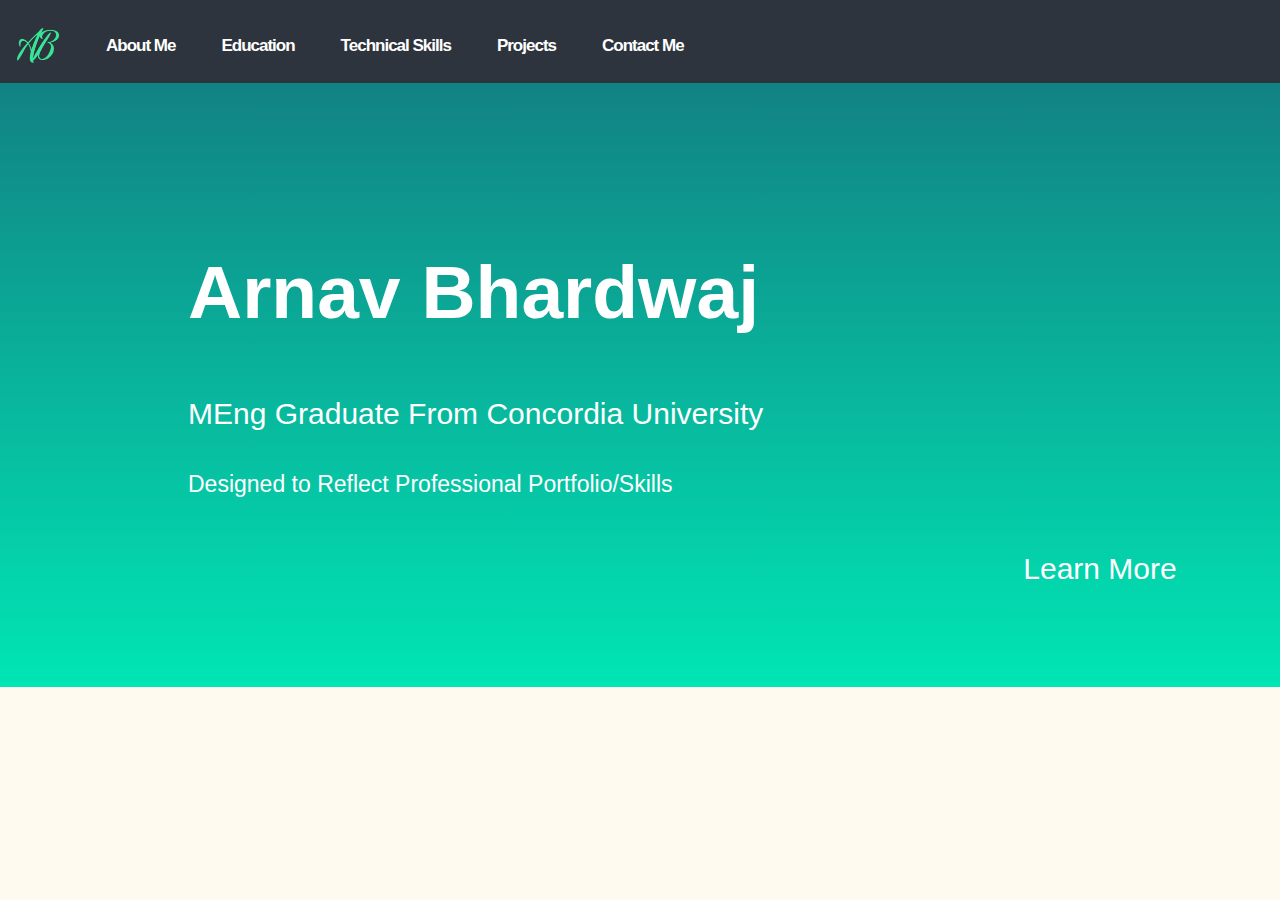
<file: index.html>
<!DOCTYPE html>
<html>
    
    <head>
    <!-------------------------------Meta tags------------>
       <meta charset="utf-8">
        <meta http-equiv="X-UA-Compatible" content="IE=edge">
                
        <meta name="keywords" content="Computer Science, Software Engineering,Jobs,Graduate,Undergraduate,HTML,CSS,XML,JavaScript,CS">
        
        <meta name="Arnav Bhardwaj" content="Protfolio Website">
        
        <title>ArnavBhardwaj-Protfolio</title>
        
       <link rel="stylesheet" type="text/css" href="./CSS/firstpgCSS.css">
        
    </head>
    
    <!----------------------THE BODY OF THE PAGE------------------->
    
    <body>
        
     <!---==============================START TOP PAGE ELEMENTS NAV==============--->
        <header>
            <div class= "ContainerItems">
               <div id ="logo">
                   <a href="index.html"><img src ="Pg1/Logomakr.png" alt ="Arnav B"></a>
                </div>
                <nav>
                <ul>
                    <li>
                        <a href="Home.html">About Me</a> <!-- possible link to the other tag and connect to that page---->
                    </li>
                    <li >
                        <a href="Education.html">Education</a> 
                    </li>
                    <li >
                        <a href="Skills.html">Technical Skills</a> 
                    </li>
                    <li  >
                        <a href="Projects.html">Projects</a> 
                    </li>
                    <li>
                        <a href="Contactme.html">Contact Me</a>
                    </li> 
                </ul>
                </nav>
              </div>
        </header>
        <br>
        <br>
        
        <!-------================================The body Name----+============-->
           <div class ="top-container">
               <div class="inside-container">
                   <h2 id = "Name">Arnav Bhardwaj</h2>
                    <p id ="intro">MEng Graduate From  Concordia University</p> 
                   <p id ="intro2">Designed to Reflect Professional Portfolio/Skills </p>
               </div>
           
        <button class="button" style="vertical-align:middle"><a id="mainButton" href="Home.html"><span>Learn More</span></a></button>
        </div>
    </body>
</html>
</file>
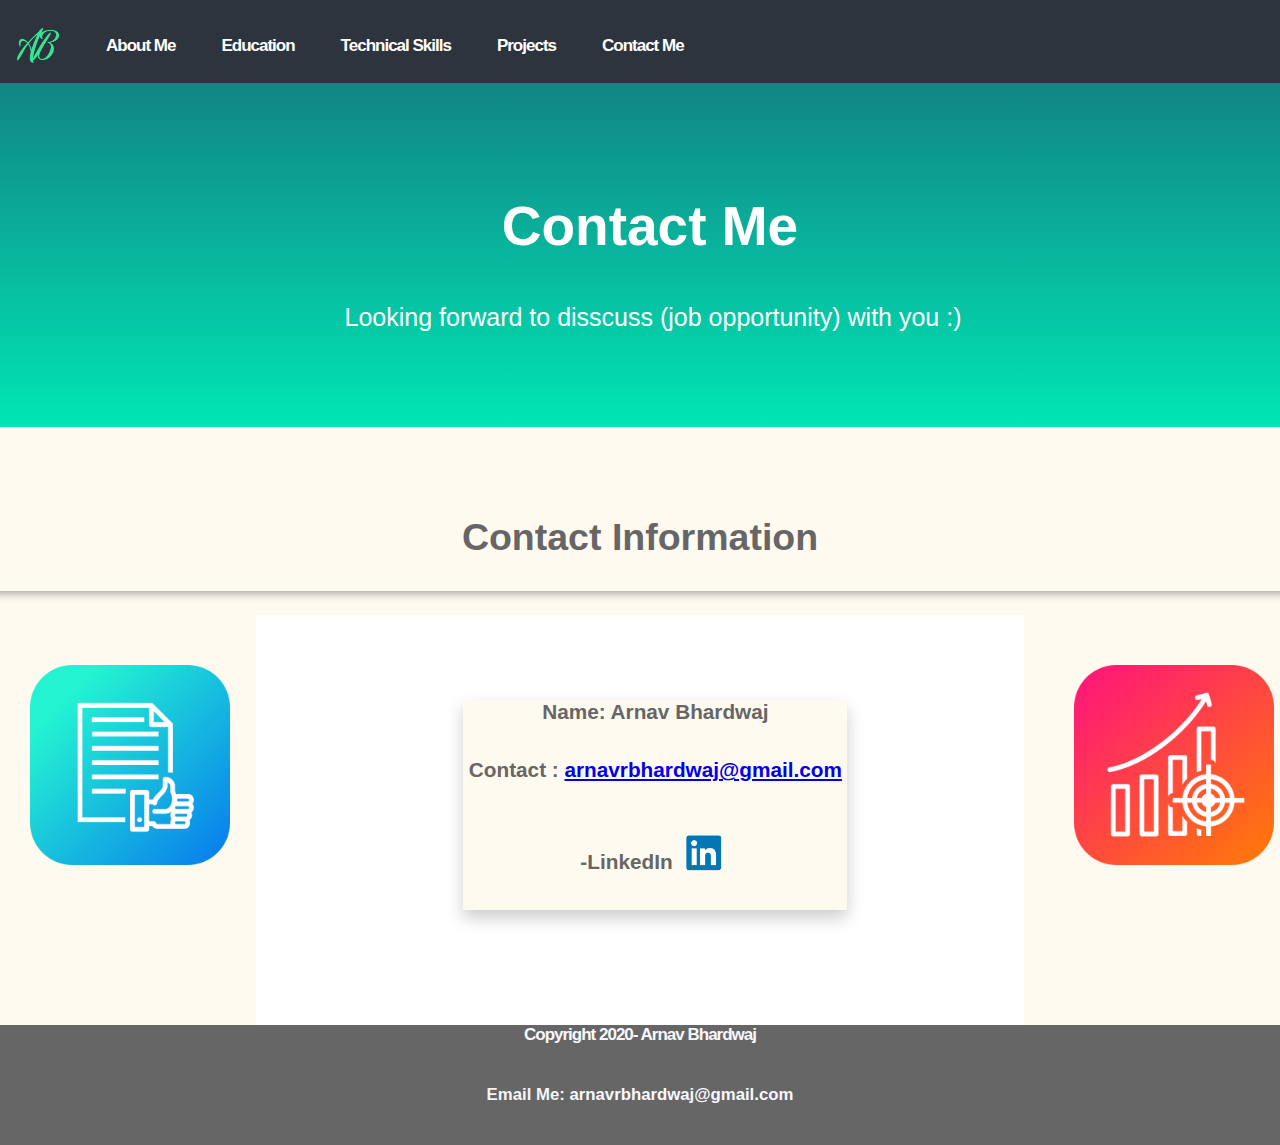
<file: Contactme.html>
<!DOCTYPE html>
<html>
    
    <head>
    <!----Meta tags--->
        <meta charset="utf-8">
        <meta http-equiv="X-UA-Compatible" content="IE=edge">
        
        <meta name="description" content=" I am Arnav Bhardwaj, MEng Softare Engineering Student">
        
        <meta name="keywords" content="Computer Science, Software Engineering,Jobs,Graduate,Undergraduate,HTML,CSS,XML,JavaScript,CS">
        
        <meta name="Arnav Bhardwaj" content="Protfolio Website">
        
        <title>ArnavBhardwaj- Protfolio</title>
        
       <link rel="stylesheet" type="text/css" href="./CSS/22Grid.css">
    <!--------JavaScript--->
        
    </head>
    
    <body>
        
     <!---==============================START TOP PAGE ELEMENTS NAV==============--->
        <header>
            <div class= "ContainerItems">
               <div id ="logo">
                      <a href="index.html"><img src ="Pg1/Logomakr.png" alt ="Arnav B"></a>
                </div>
                <nav>
                <ul>
                    <li>
                        <a href="Home.html">About Me</a> <!-- possible link to the other tag and connect to that page---->
                    </li>
                    <li >
                        <a href="Education.html">Education</a> 
                    </li>
                    <li >
                        <a href="Skills.html">Technical Skills</a> 
                    </li>
                    <li  >
                        <a href="Projects.html">Projects</a> 
                    </li>
                    <li>
                        <a href="Contactme.html">Contact Me</a>
                    </li>   
                </ul>
                </nav>
              </div>
        </header>
        <br>
        <br>
    
         <!-------================================The Body Title----+============-->
           <div class ="top-container">
               <div class="inside-container">
                  <h2 id = "Title">Contact Me</h2>
                  <p id ="Quote">Looking forward to disscuss (job opportunity) with you :) </p>
               </div>
           </div>
        <br>
        <br>
        
        <div class ="Subheading1">
            <h2 id="Goals"> Contact Information</h2>
            <hr>
        </div>
        <!----------------------------------MAKE THE 1 BY 3 Grid- ------------------>
    
         <section class ="Grid">
             <div class="col-1-4">
                 <div class="module">
                     <img src ="Pg2/checklist.png" id ="checklist" alt ="put the pic">
                 </div>
             </div>

             <div class="col-1-2">
                <!--------------------add the card for information----------->
                 <div id="card-Info">
                     <h5 id ="Name"> Name: Arnav Bhardwaj</h5>
                     <h5 id ="Contact"> Contact :  <a id = "contactEmail" href ="mailto:arnavrbhardwaj@gmail.com?subject =Job">arnavrbhardwaj@gmail.com</a></h5>
                     <h5 id ="other">-LinkedIn <a href ="https://www.linkedin.com/in/arnavbhardwaj/"><img id= "pic-linkedin" src ="Pg1/linkedin.jpg" alt="sow"></a></h5>
                        
                 </div>
              </div>

             <div class="col-1-4">
                <div id="module">
                     <img src ="Pg2/target.png" id ="target" alt ="put the pic">
                 </div>
             </div>
        
    </section>
         <footer>
         <div class= "Container-foot">
                <h6 id ="Copyright"> Copyright 2020- Arnav Bhardwaj</h6>
                <h6 id ="Email"> Email Me: <a id = "emailMe" href ="mailto:arnavrbhardwaj@gmail.com?subject =Job">arnavrbhardwaj@gmail.com</a> </h6> 
            </div>
        
        </footer>
        
    </body>
</file>
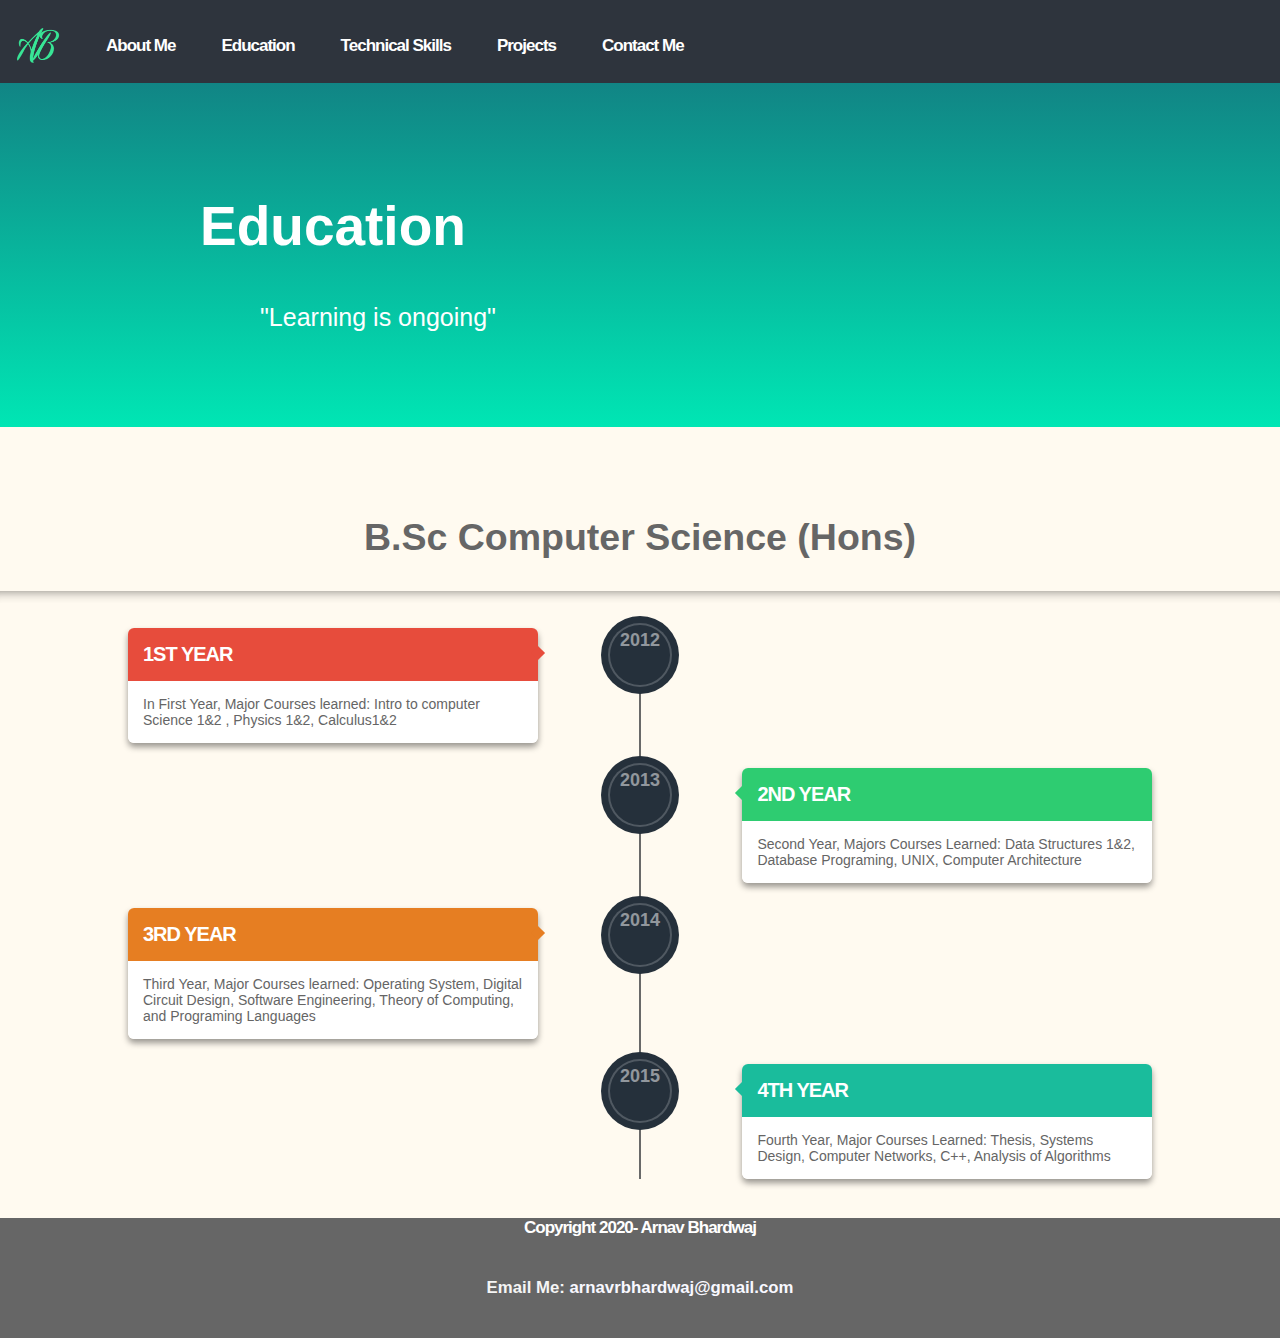
<file: Education.html>
<!DOCTYPE html>
<html>
    
    <head>
    <!----Meta tags--->
        <meta charset="utf-8">
        <meta http-equiv="X-UA-Compatible" content="IE=edge">
        
        <meta name="description" content=" I am Arnav Bhardwaj, MEng Software Engineering Student">
        
        <meta name="keywords" content="Computer Science, Software Engineering,Jobs,Graduate,Undergraduate,HTML,CSS,XML,JavaScript,CS">
        
        <meta name="Arnav Bhardwaj" content="Protfolio Website">
        <title>ArnavBhardwaj-Protfolio</title>
        
       <link rel="stylesheet" type="text/css" href="./CSS/VerticalTimeline.css">
        
    </head>
    
    <body>
        
     <!---==============================START TOP PAGE ELEMENTS NAV==============--->
        <header>
            <div class= "ContainerItems">
               <div id ="logo">
                      <a href="index.html"><img src ="Pg1/Logomakr.png" alt ="Arnav B"></a>
                </div>
                <nav>
                <ul>
                    <li>
                        <a href="Home.html">About Me</a> <!-- possible link to the other tag and connect to that page---->
                    </li>
                    <li >
                        <a href="Education.html">Education</a> 
                    </li>
                    <li >
                        <a href="Skills.html">Technical Skills</a> 
                    </li>
                    <li  >
                        <a href="Projects.html">Projects</a> 
                    </li>
                    <li>
                        <a href="Contactme.html">Contact Me</a>
                    </li>    
                </ul>
                </nav>
              </div>
        </header>
        <br>
        <br>
    
         <!-------================================The Body Title----+============-->
           <div class ="top-container">
               <div class="inside-container">
                  <h2 id = "Title">Education</h2>
                  <p id ="Quote">"Learning is ongoing" </p>
               </div>
           </div>
        <br>
        <br>
        
        <div class ="Subheading1">
            <h2 id="Goals"> B.Sc Computer Science (Hons)</h2>
            <hr>
        </div>
        <!----------------------------------MAKE Body here for the vertical timeline- ------------>
        
        <section id="Vertical-timeline">
          <article>
            <div class="inner">
              <span class="date">
                <span class="month">2012</span>
              </span>
              <h2>1st Year</h2>
              <p>In First Year, Major Courses learned: Intro to computer Science 1&2 , Physics 1&2, Calculus1&2
                </p>
                </div>
          </article>

          <article>
            <div class="inner">
              <span class="date">
                <span class="month">2013</span>
              </span>
              <h2>2nd Year</h2>
              <p>Second Year, Majors Courses Learned: Data Structures 1&2, Database Programing,  UNIX, Computer Architecture
            </p>
            </div>
          </article>

          <article>
            <div class="inner">
              <span class="date">
                <span class="month">2014</span>
              </span>
              <h2>3rd Year</h2>
              <p>Third Year, Major Courses learned: Operating System, Digital Circuit Design, Software Engineering, Theory of Computing, and Programing Languages </p>
            </div>
          </article>

          <article>
            <div class="inner">
              <span class="date">
                <span class="month">2015</span>
              </span>
              <h2>4th Year</h2>
              <p>Fourth Year, Major Courses Learned: Thesis, Systems Design, Computer Networks, C++, Analysis of Algorithms </p>
            </div>
          </article>

        </section>
       
        <footer>
         <div class= "Container-foot">
                <h6 id ="Copyright"> Copyright 2020- Arnav Bhardwaj</h6>
                <h6 id ="Email"> Email Me: <a id = "emailMe" href ="mailto:arnavrbhardwaj@gmail.com?subject =Job">arnavrbhardwaj@gmail.com</a> </h6>   
            </div>
        
        </footer>
    </body>
</file>
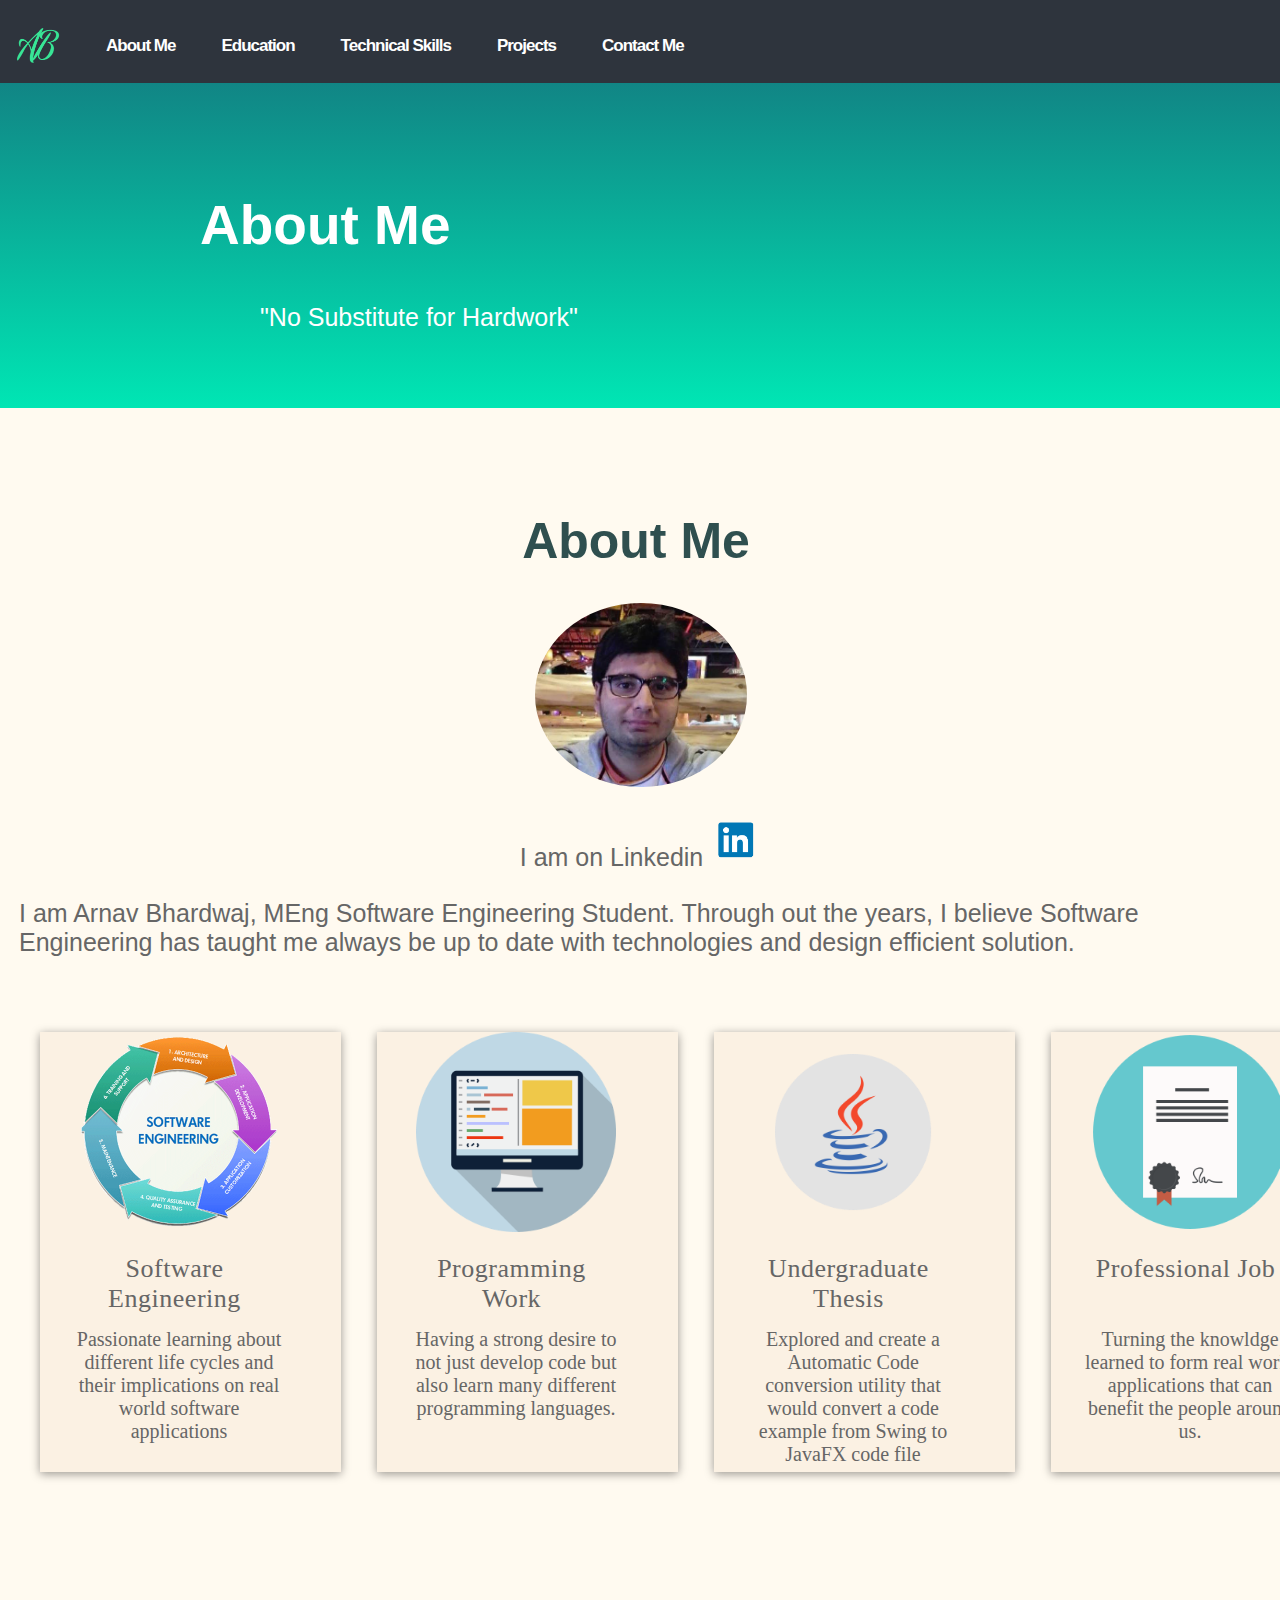
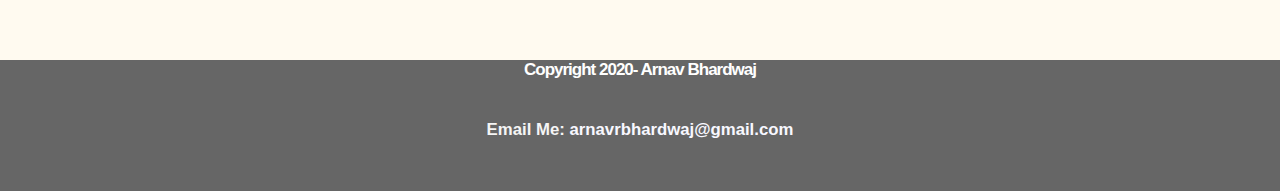
<file: Home.html>
<!DOCTYPE html>
<html>
    
    <head>
    <!----Meta tags--->
        <meta charset="utf-8">
        <meta http-equiv="X-UA-Compatible" content="IE=edge">
        
        <meta name="description" content=" I am Arnav Bhardwaj, MEng Software Engineering Student">
        
        <meta name="keywords" content="Computer Science jobs, Job,Computer Science, Software Engineering,Computer Jobs,Graduate,Undergraduate,HTML,CSS,XML,JavaScript,CS">
        
        <meta name="Arnav Bhardwaj" content="Protfolio Website">
        <title>ArnavBhardwaj- Protfolio</title>
        
       <link rel="stylesheet" type="text/css" href="./CSS/navigation.css">
        
    </head>
    
    <!---START PROGRAMING THE BODY OF THE PAGE-->
    
    <body>
        
     <!---==============================START TOP PAGE ELEMENTS NAV==============--->
        <header>
            <div class= "ContainerItems">
               <div id ="logo">
                   <a href="index.html"><img src ="Pg1/Logomakr.png" alt ="Arnav B"></a>
                </div>
                <nav>
                <ul>
                    <li>
                        <a href="Home.html">About Me</a> <!-- possible link to the other tag and connect to that page---->
                    </li>
                    <li >
                        <a href="Education.html">Education</a> 
                    </li>
                    <li >
                        <a href="Skills.html">Technical Skills</a> 
                    </li>
                    <li  >
                        <a href="Projects.html"s>Projects</a> 
                    </li>
                    <li>
                        <a href="Contactme.html">Contact Me</a>
                    </li>   
                </ul>
                </nav>
              </div>
        </header>
        
        <br>
        <br>
        
        <!-------================================The body Name----+============-->
          <div class ="top-container">
               <div class="inside-container">
                  <h2 id = "Title">About Me</h2>
                  <p id ="Quote">"No Substitute for Hardwork" </p>
               </div>
           </div>
        
        <!--==============================-The content of the body =====--->
        <section class ="about-me-holder">
            <div class = "container">
                <div class ="the heading">
                    <h1 id ="about-me">About Me</h1>
                    <img id ="pic-me" src ="Pg1/Arnav.jpg" alt="put it here in center" >
                     <p id ="linkedin"> I am on Linkedin <a href ="https://www.linkedin.com/in/arnavbhardwaj/"><img id= "pic-linkedin" src ="Pg1/linkedin.jpg" alt="sow"></a></p>
                    
                    <p class ="description">
                       I am Arnav Bhardwaj, MEng Software Engineering Student. Through out the years, I believe Software Engineering has taught me always be up to date with technologies and design efficient solution.
                       </p>
                 
                </div>
            </div>
            
            <div class ="grid-pics">
                
                <div class= "col-1">
                    <div class="pic-SE">
                        <img id ="pic-SE" src ="Pg1/software-engineering.png" alt ="show the pic"> 
                    </div>
                    <h2 id= "SE"> Software Engineering</h2>
                    <p id ="SE-descrip"> Passionate learning about different life cycles and their implications on real world software applications</p>
                </div>
                
                <div class= "col-2">
                    <div class="pic-SE">
                        <img id ="pic-Code" src ="Pg1/Programming.png" alt ="show the pic"> 
                    </div>
                    <h2 id ="Code" > Programming Work</h2>
                    <p id ="Code-descrip">Having a strong desire to not just develop code but also learn many different programming languages.</p>
                </div>
                
                <div class= "col-3">
                    <div class="pic-SE">
                        <img id ="pic-Under" src ="Pg1/java.png" alt ="show the pic"> 
                    </div>
                    <h2 id ="Under"> Undergraduate Thesis</h2>
                    <p id ="Under-descrip">Explored and create a Automatic Code conversion utility that would convert a code example from Swing to JavaFX code file </p>
                </div>
                
                <div class= "col-4">
                    <div class="pic-SE">
                        <img id ="pic-Grad" src ="Pg1/masters.png" alt ="show the pic"> 
                    </div>
                    <h2 id ="Grad"> Professional Job</h2>
                    <p id ="Grad-descrip"> Turning the knowldge learned to form real world applications that can benefit the people around us.</p>
                </div>
                     
            </div>
        </section>
        
        <footer class= "footers">
         <div class= "Container-foot">
                <h6 id ="Copyright"> Copyright 2020- Arnav Bhardwaj</h6>
                <h6 id ="Email"> Email Me: <a id = "emailMe" href ="mailto:arnavrbhardwaj@gmail.com?subject =Job">arnavrbhardwaj@gmail.com</a> </h6>  
            </div>
        
        </footer>
                
    </body>
</html>
</file>
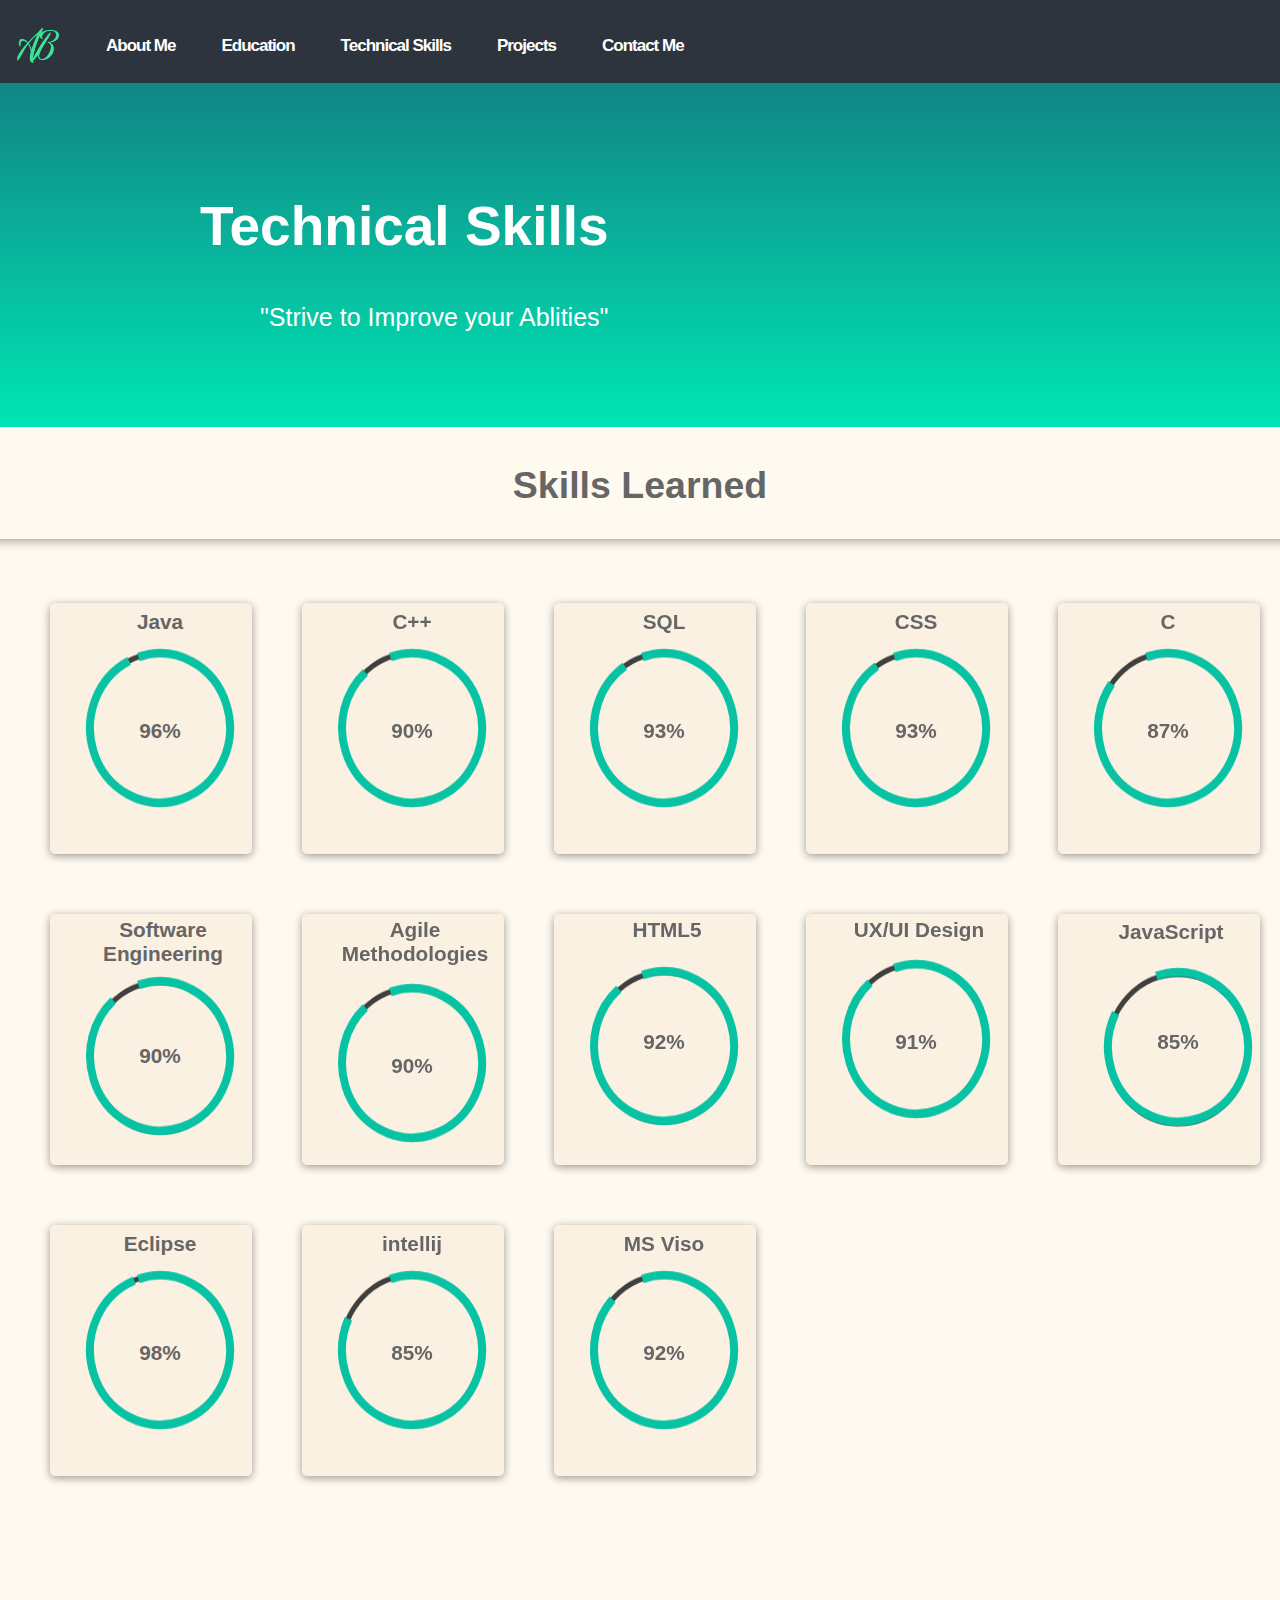
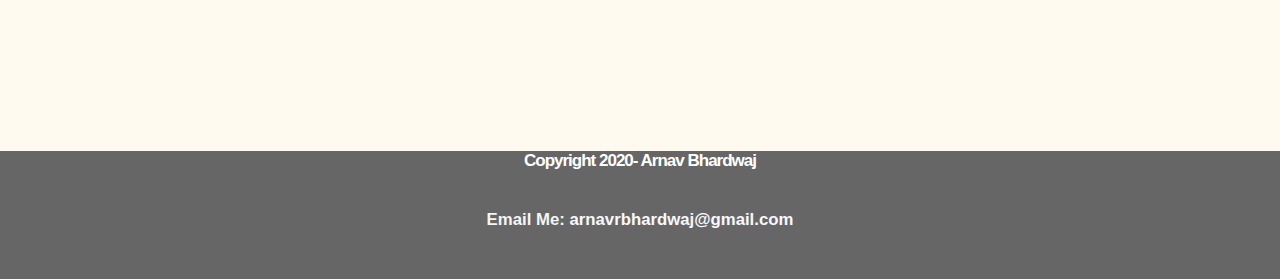
<file: Skills.html>
<!DOCTYPE html>
<html>
    
    <head>
    <!----Meta tags--->
        <meta charset="utf-8">
        <meta http-equiv="X-UA-Compatible" content="IE=edge">
                
        <meta name="keywords" content="Computer Science, Software Engineering,Jobs,Graduate,Undergraduate,HTML,CSS,XML,JavaScript,CS">
        
        <meta name="Arnav Bhardwaj" content="Protfolio Website">
        
        <title>ArnavBhardwaj- Protfolio</title>
        
       <link rel="stylesheet" type="text/css" href="./CSS/Drawing.css">
    </head>
    
    <body>
        
     <!---==============================START TOP PAGE ELEMENTS NAV==============--->
        <header>
            <div class= "ContainerItems">
               <div id ="logo">
                      <a href="firstpg.html"><img src ="Pg1/Logomakr.png" alt ="Arnav B"></a>
                </div>
                <nav>
                <ul>
                    <li>
                        <a href="Home.html">About Me</a> <!-- possible link to the other tag and connect to that page---->
                    </li>
                    <li >
                        <a href="Education.html">Education</a> 
                    </li>
                    <li >
                        <a href="Skills.html">Technical Skills</a> 
                    </li>
                    <li  >
                        <a href="Projects.html">Projects</a> 
                    </li>
                    <li>
                        <a href="Contactme.html">Contact Me</a>
                    </li>    
                </ul>
                </nav>
              </div>
        </header>
        <br>
        <br>
    
         <!-------================================The Body Title----+============-->
           <div class ="top-container">
               <div class="inside-container">
                  <h2 id = "Title">Technical Skills</h2>
                  <p id ="Quote">"Strive to Improve your Ablities" </p>
               </div>
           </div>
        
        <div class ="Subheading1">
            <h2 id="Goals"> Skills Learned</h2>
            <hr>
        </div>
        <!----------------------------------MAKE THE 2 BY 2 Grid- ------------------>
        
         <section class ="Grid">
             <div class="column-top">  
                 <span class="Card">
                    <span id ="Skill"> <!---adjust the size to center-->
                        <h5 id ="skill-java">Java</h5>
                        <h5 id="percent">96%</h5>
                     </span>
                     <canvas id="javaCircle" >WORK</canvas>
                     <canvas id ="javaCircle2">ee</canvas>
                     <!--------JavaScript--->
                    <script src ="javaCircleScript.js"></script>
                 </span>
             </div>
            
             <!----------------------------------MAKE THE 2 BY 2 Grid- ------------------>

             <div class="column-right">
                 <span class="Card">
                    <span id ="Skill"> <!---adjust the size to center-->
                        <h5 id ="skill-java">C++</h5>
                        <h5 id="percent">90%</h5>
                     </span>
                     <canvas id="Circle2" >WORK</canvas>
                     <canvas id ="Circle2-1">ee</canvas>
                    
                     <!--------JavaScript--->
                     <script src ="Skill2.js"></script>
                 </span>
             </div>
             
             <!----------------------------------MAKE THE 2 BY 2 Grid- ------------------>
             <div class="column-bottom">
                 <span class="Card">
                    <span id ="Skill"> <!---adjust the size to center-->
                        <h5 id ="skill-java">SQL</h5>
                        <h5 id="percent">93%</h5>
                     </span>
                     <canvas id="Circle3" >WORK</canvas>
                     <canvas id ="Circle3-1">ee</canvas>
                    
                     <!--------JavaScript--->
                     <script src ="Skill3.js"></script>
                 </span>
             </div>
             <!----------------------------------MAKE THE 2 BY 2 Grid- ------------------>
             <div class="column-bottom-right">
                 <span class="Card">
                    <span id ="Skill"> <!---adjust the size to center-->
                        <h5 id ="skill-java">CSS</h5>
                        <h5 id="percent">93%</h5>
                     </span>
                     <canvas id="Circle4" >WORK</canvas>
                     <canvas id ="Circle4-1">ee</canvas>
                    
                     <!--------JavaScript--->
                     <script src ="Skill4.js"></script>
                 </span>
             </div>
             
             <div class="column-bottom-right">
                 <span class="Card">
                     <span id ="Skill"> <!---adjust the size to center-->
                        <h5 id ="skill-java">C</h5>
                        <h5 id="percent">87%</h5>
                     </span>
                     <canvas id="Circle5" >WORK</canvas>
                     <canvas id ="Circle5-1">ee</canvas>
                    
                     <!--------JavaScript--->
                     <script src ="Skill5.js"></script>
                 </span>
             </div>
            
             <!--------Second Row with 5 more skills----->
             <div class="column-bottom-right">
                   <span class="Card">
                    <span id ="Skill"> <!---adjust the size to center-->
                        <h5 id ="Skill-Extra">Software Engineering</h5>
                        <h5 id="percent-6">90%</h5>
                     </span>
                     <canvas id="Circle6" >WORK</canvas>
                     <canvas id ="Circle6-1">ee</canvas>
                    
                     <!--------JavaScript--->
                     <script src ="Skill6.js"></script>
                 </span>
             </div>
             
             <div class="column-bottom-right">
                 <span class="Card">
                       <span id ="Skill"> <!---adjust the size to center-->
                        <h5 id ="Skill-Extra">Agile Methodologies</h5>
                        <h5 id="percent">90%</h5>
                     </span>
                     <canvas id="Circle7" >WORK</canvas>
                     <canvas id ="Circle7-1">ee</canvas>
                    
                     <!--------JavaScript--->
                     <script src ="Skill7.js"></script>
                 </span>
             </div>
            
             <div class="column-bottom-right">
                 <span class="Card">
                   <span id ="Skill"> <!---adjust the size to center-->
                        <h5 id ="Skill-Extra">HTML5</h5>
                        <h5 id="percent">92%</h5>
                     </span>
                     <canvas id="Circle8" >WORK</canvas>
                     <canvas id ="Circle8-1">ee</canvas>
                    
                     <!--------JavaScript--->
                     <script src ="Skill8.js"></script>
                 </span>
             </div>
            
             <div class="column-bottom-right">
                 <span class="Card">
                   <span id ="Skill"> <!---adjust the size to center-->
                        <h5 id ="Skill-Extra">UX/UI Design</h5>
                        <h5 id="percent">91%</h5>
                     </span>
                     <canvas id="Circle9" >WORK</canvas>
                     <canvas id ="Circle9-1">ee</canvas>
                    
                     <!--------JavaScript--->
                     <script src ="Skill9.js"></script>
                 </span>
             </div>
            
             <div class="column-bottom-right">
                 <span class="Card">
                       <span class="Card">
                       <span id ="Skill"> <!---adjust the size to center-->
                            <h5 id ="Skill-Extra1">JavaScript</h5>
                            <h5 id="percent-10">85%</h5>
                         </span>
                         <canvas id="Circle10" >WORK</canvas>
                         <canvas id ="Circle10-1">ee</canvas>

                         <!--------JavaScript--->
                         <script src ="Skill10.js"></script>
                     </span>
                 </span>
             </div>
            
             <!------Last rwo with  3 more centere------>
             <div class="column-bottom-right">
                 <span class="Card">
                    <span id ="Skill"> <!---adjust the size to center-->
                        <h5 id ="skill-java">Eclipse</h5>
                        <h5 id="percent">98%</h5>
                     </span>
                     <canvas id="Circle11" >WORK</canvas>
                     <canvas id ="Circle11-1">ee</canvas>
                     <!--------JavaScript--->
                    <script src ="Skill11.js"></script>
                 </span>
             </div>
            
             <div class="column-bottom-right">
                 <span class="Card">
                    <span id ="Skill"> <!---adjust the size to center-->
                        <h5 id ="skill-java">intellij</h5>
                        <h5 id="percent">85%</h5>
                     </span>
                     <canvas id="Circle12" >WORK</canvas>
                     <canvas id ="Circle12-1">ee</canvas>
                     <!--------JavaScript--->
                    <script src ="Skill12.js"></script>
                 </span>
             </div>
           
             <div class="column-bottom-right">
                 <span class="Card">
                    <span id ="Skill"> <!---adjust the size to center-->
                        <h5 id ="skill-java">MS Viso</h5>
                        <h5 id="percent">92%</h5>
                     </span>
                     <canvas id="Circle13" >WORK</canvas>
                     <canvas id ="Circle13-1">ee</canvas>
                     <!--------JavaScript--->
                    <script src ="Skill13.js"></script>
                 </span>
             </div>
             
        </section>
        
        <!----------------------------------MAKE THE 2 BY 3 Grid- ------------------>
        
        <footer>
         <div class= "Container-foot">
                <h6 id ="Copyright"> Copyright 2020- Arnav Bhardwaj</h6>
                <h6 id ="Email"> Email Me: <a id = "emailMe" href ="mailto:arnavrbhardwaj@gmail.com?subject =Job">arnavrbhardwaj@gmail.com</a> </h6>  
            </div>
        
        </footer>
        
        
    </body>
</file>
<file: CSS/firstpgCSS.css>
/***-----------------------------------Style by Class--------------------***/

.ContainerItems {
    margin-top: 0px;
    margin-right: 20px;
    margin-bottom: 0px;
    margin-left: 20px;
    display: block;
    list-style-type: none;
    margin: 0;
    padding: 0;  
    display: block;
    background-color: #2e343d; 
}

.top-container{
    background: rgba(18,126,129,1);
    background: -moz-linear-gradient(top, rgba(18,126,129,1) 0%, rgba(18,127,130,1) 1%, rgba(0,230,180,1) 100%);
    background: -webkit-gradient(left top, left bottom, color-stop(0%, rgba(18,126,129,1)), color-stop(1%, rgba(18,127,130,1)), color-stop(100%, rgba(0,230,180,1)));
    background: -webkit-linear-gradient(top, rgba(18,126,129,1) 0%, rgba(18,127,130,1) 1%, rgba(0,230,180,1) 100%);
    display: table;
    width: 100%;
    -webkit-background-size: cover;
    color: white;
}

.inside-container{
    padding-left: 10%;
    padding-right: 5%;
    padding-top: 21%;

}
.button {
  display: inline-block;
  background-color: Transparent;
  position:relative;
  bottom: 100px;
  left:1000px;    
  border: none;
  color: #FFFFFF;
  text-align: center;
  font-size: 30px;
  width: 200px;
  transition: all 0.5s;
}

.button span {
  cursor: pointer;
  display: inline-block;
  position: relative;
  transition: 0.5s;
}

.button span:after {
  content: '»';
  position: absolute;
  opacity: 0;
  top: 0;
  right: -20px;
  transition: 0.5s;
}

.button:hover span {
  padding-right: 25px;
}

.button:hover span:after {
  opacity: 1;
  right: 0;
}

/***-------------------------------------Style by ID------------------***/

#Name {
    font-size: 75px;
    position: relative;
    bottom:140px;
    left:60px;
}
#mainButton{
    color: #FFFFFF;
}

#intro {
    font-size: 30px;
    position: relative;
    bottom:140px;
    left:60px;
}

#intro2 {
    font-size : 23px;
    position: relative;
    left:60px;
    bottom:130px;
      
}

#more-des{
    text-align: center;
}

#logo img {
    float: left;
    left: 129px;
    width:43px;
    margin-left: 17px;
}

/**-------------------------------------------------Styles by psuedoclass **************/

header a:hover {
    color:#38e395;
    text-decoration: none;
    
}


/***-------------------------------------------------Styles by tag *******************/
header a {
    color: #fff;
    font-size: 17px;
    font-weight: bold;
    letter-spacing: -1px;
    text-decoration: none;
}

header {
    background: #2e343d;
    padding-top: 28px;
    padding-right: 0px;
    padding-bottom: 20px;
    padding-left: 0px;
    position: fixed;
    top: 0;
    left: 0;
    width: 100%;
}


header nav li {
    list-style-type: none;
    float: left;
    margin-left: 46px;
}

body {
    margin: 0;
    font-family: "Helvetica Neue",Helvetica,Arial,sans-serif;
    font-size: 25px;
    color: #666666;
    background-color:floralwhite;
}

ul{
   list-style-type: none;
    margin: 0;
    padding: 0;  
    display: block;
    background-color: #2e343d; 
}


li {
    float: left;
    border-right:1px ;
}
</file>
<file: CSS/22Grid.css>
/***-----------------------------------Style by Class--------------------***/

.top-container{
    background: rgba(18,126,129,1);
    background: -moz-linear-gradient(top, rgba(18,126,129,1) 0%, rgba(18,127,130,1) 1%, rgba(0,230,180,1) 100%);
    background: -webkit-gradient(left top, left bottom, color-stop(0%, rgba(18,126,129,1)), color-stop(1%, rgba(18,127,130,1)), color-stop(100%, rgba(0,230,180,1)));
    background: -webkit-linear-gradient(top, rgba(18,126,129,1) 0%, rgba(18,127,130,1) 1%, rgba(0,230,180,1) 100%);
    width: 100%;
    height: 700%;
    -webkit-background-size: cover;
    color: white;
    padding-top: 90px;
    padding-bottom: 70px;
    
}
.col-1-2 {
  width: 60%;
  padding-top: 50px;
  padding-bottom: 100px;
  height: 300px;
  background-color:white;

}

.col-1-4 {
    width: 20%;
    height:350px;
    background-color: floralwhite;
}

[class*='col-'] {
    float: left;
    padding-right: $pad;
    padding-bottom: 60px;
    
    .grid &:last-of-type {
     padding-right: 0;
  }
    
}

/***-----------------------------------Style by ID--------------------***/
#Goals{
    text-align: center;
}

#logo img {
    float: left;
    left: 129px;
    width:43px;
    margin-left: 17px;
}

#card-Info{
    width: 50%;
    height: 70%;
    position: relative;
    left: 27%;
    background-color:floralwhite;
    box-shadow: 0 8px 16px 0 rgba(0,0,0,0.2);
    transition: 0.3s;
}

#emailMe{
    color: ghostwhite;
    text-decoration: none;
}
#Email{
    color:whitesmoke;
    text-align: center
}

#Title {
    font-size: 55px;
    padding-left: 20px;
    text-align: center;
}

#Copyright{
    text-align: center;
    color: #fff;
    font-size: 17px;
    font-weight: bold;
    letter-spacing: -1px;
    text-decoration: none;
    color: ghostwhite;
    text-decoration: none;
    
}
#Name, #Contact, #contactEmail{
    text-align: center;s
}

#Quote{
    padding-left: 26px;
    text-align: center;
}

#target{
    width: 200px;
    padding-left: 50px;
    padding-top: 50px;
    
}

#pic-linkedin{
    width: 50px;
    position: relative;
    top: 10px;
    padding: 1px;
    margin: auto;
    
}
#other{
   text-align: center; 
}

#checklist{
    width: 200px;
    padding-left: 30px; 
    padding-top: 50px
}
/***-----------------------------------Style by Pesudo-Classes------------***/


header a:hover {
    color:#38e395;
    text-decoration: none;
    
}
#card-Info:hover {
  box-shadow: 0 5px 9px 0 rgba(0,4,1,0.5);
    background-color:antiquewhite;
}

/***-----------------------------------Style by Tag--------------------***/

header a {
    color: #fff;
    font-size: 17px;
    font-weight: bold;
    letter-spacing: -1px;
    text-decoration: none;
}

header {
    background: #2e343d;
    padding-top: 28px;
    padding-right: 0px;
    padding-bottom: 20px;
    padding-left: 0px;
    position: fixed;
    top: 0;
    left: 0;
    width: 100%;
}


header nav li {
    list-style-type: none;
    float: left;
    margin-left: 46px;
}

body {
    margin: 0;
    font-family: "Helvetica Neue",Helvetica,Arial,sans-serif;
    font-size: 25px;
    color: #666666;
    background-color:floralwhite;
}

ul{
   list-style-type: none;
    margin: 0;
    padding: 0;  
    display: block;
    background-color: #2e343d; 
}

.Container-foot{
    background: #666666;
    padding-right: 0px;
    padding-bottom: 1px;
    padding-left: 0px;
    width: 100%;
}

li {
    float: left;
    border-right:1px ;
}

hr{
    height: 12px;
    border: 0;
    box-shadow: inset 0 12px 12px -12px rgba(0, 0, 0, 0.5);
}
</file>
<file: CSS/VerticalTimeline.css>
/***-----------------------------------Style by Class--------------------***/

.top-container{
   background: rgba(18,126,129,1);
    background: -moz-linear-gradient(top, rgba(18,126,129,1) 0%, rgba(18,127,130,1) 1%, rgba(0,230,180,1) 100%);
    background: -webkit-gradient(left top, left bottom, color-stop(0%, rgba(18,126,129,1)), color-stop(1%, rgba(18,127,130,1)), color-stop(100%, rgba(0,230,180,1)));
    background: -webkit-linear-gradient(top, rgba(18,126,129,1) 0%, rgba(18,127,130,1) 1%, rgba(0,230,180,1) 100%);
    width: 100%;
    height: 700%;
    -webkit-background-size: cover;
    color: white;
    padding-top: 90px;
    padding-bottom: 70px;
    
}


/***-----------------------------------Style by ID--------------------***/
#Goals{
    text-align: center;
}

#logo img {
    float: left;
    left: 129px;
    width:43px;
    margin-left: 17px;
}
body {
    margin: 0;
    font-family: "Helvetica Neue",Helvetica,Arial,sans-serif;
    font-size: 25px;
    color: #666666;
    background-color:floralwhite;
}
#Title {
    font-size: 55px;
    padding-left: 200px;
}

#emailMe{
    color: ghostwhite;
    text-decoration: none;
}
#Email{
    color:whitesmoke;
    text-align: center
}

#Title {
    font-size: 55px;
    padding-left: 200px;
}
#Quote{
    padding-left: 260px;
}
#Copyright{
    text-align: center;
    color: #fff;
    font-size: 17px;
    font-weight: bold;
    letter-spacing: -1px;
    text-decoration: none;
    
}

/***-----------------------------------Style by Pesudo-Classes------------***/


header a:hover {
    color:#38e395;
    text-decoration: none;
    
}

/***-----------------------------------Style by Tag--------------------***/

header a {
    color: #fff;
    font-size: 17px;
    font-weight: bold;
    letter-spacing: -1px;
    text-decoration: none;
}

header {
    background: #2e343d;
    padding-top: 28px;
    padding-right: 0px;
    padding-bottom: 20px;
    padding-left: 0px;
    position: fixed;
    top: 0;
    left: 0;
    width: 100%;
}


header nav li {
    list-style-type: none;
    float: left;
    margin-left: 46px;
}


ul{
   list-style-type: none;
    margin: 0;
    padding: 0;  
    display: block;
    background-color: #2e343d; 
}

.Container-foot{
    background: #666666;
    padding-right: 0px;
    padding-bottom: 1px;
    padding-left: 0px;
    width: 100%;
}

li {
    float: left;
    border-right:1px ;
}

hr{
    height: 12px;
    border: 0;
    box-shadow: inset 0 12px 12px -12px rgba(0, 0, 0, 0.5);
}

section#Vertical-timeline {
  width: 80%;
  margin: 20px auto;
  position: relative;
  z-index: -1;
}

section#Vertical-timeline:before {
  content: '';
  display: block;
  position: absolute;
  left: 50%;
  top: 0;
  margin: 0 0 0 -1px;
  width: 2px;
  height: 100%;
  background-color: dimgray;
}
section#Vertical-timeline article {
  width: 100%;
  margin: 0 0 20px 0;
  position: relative;

}
section#Vertical-timeline article:after {
  content: '';
  display: block;
  clear: both;
    
}
section#Vertical-timeline article div.inner {
  width: 40%;
  float: left;
  margin: 5px 0 0 0;
  border-radius: 6px;
  box-shadow: 0 4px 6px 0 rgba(0,0,0,0.4);
  transition: 0.3s;
}


section#Vertical-timeline article div.inner span.date {
  display: block;
  width: 60px;
  height: 50px;
  padding: 5px 0;
  position: absolute;
 
  top: 0;
  left: 50%;
  margin: 0 0 0 -32px;
  border-radius: 100%;
  font-size: 12px;
  font-weight: 900;
  
  text-transform: uppercase;
  background: #25303B;
  color: rgba(255,255,255,0.5);
  border: 2px solid rgba(255,255,255,0.2);
  box-shadow: 0 0 0 7px #25303B;
}

section#Vertical-timeline article div.inner span.date span {
  display: block;
  text-align: center;
}
section#Vertical-timeline article div.inner span.date span.day {
  font-size: 10px;
}
section#Vertical-timeline article div.inner span.date span.month {
  font-size: 18px;
}
section#Vertical-timeline article div.inner span.date span.year {
  font-size: 10px;
}
section#Vertical-timeline article div.inner h2 {
  padding: 15px;
  margin: 0;
  color: #fff;
  font-size: 20px;
  text-transform: uppercase;
  letter-spacing: -1px;
  border-radius: 6px 6px 0 0;
  position: relative;
}

section#Vertical-timeline article div.inner h2:after {
  content: '';
  position: absolute;
  top: 20px;
  right: -5px;
   width: 10px; 
   height: 10px;
  -webkit-transform: rotate(-45deg);
}
section#Vertical-timeline article div.inner p {
  padding: 15px;
  margin: 0;
  font-size: 14px;
  background: #fff;
  color: #656565;
  border-radius: 0 0 6px 6px;
}

/**********************Create a colourful theme***********/

section#Vertical-timeline article:nth-child(2n+2) div.inner {
  float: right;
}
section#Vertical-timeline article:nth-child(2n+2) div.inner h2:after { /*adding a corner*/
  left: -5px;
}
section#Vertical-timeline article:nth-child(1) div.inner h2 {
  background: #e74c3c;
}

section#Vertical-timeline article:nth-child(1) div.inner h2:after { /*adding a corner*/
  background: #e74c3c;
}
section#Vertical-timeline article:nth-child(2) div.inner h2 {
  background: #2ecc71;
}
section#Vertical-timeline article:nth-child(2) div.inner h2:after { /*adding a corner*/
  background: #2ecc71;
}
section#Vertical-timeline article:nth-child(3) div.inner h2 {
  background: #e67e22;
}
section#Vertical-timeline article:nth-child(3) div.inner h2:after { /*adding a corner*/
  background: #e67e22;
}
section#Vertical-timeline article:nth-child(4) div.inner h2 {
  background: #1abc9c;
}
section#Vertical-timeline article:nth-child(4) div.inner h2:after { /*adding a corner*/
  background: #1abc9c;
}
section#Vertical-timeline article:nth-child(5) div.inner h2 {
  background: #9b59b6;
}
section#Vertical-timeline article:nth-child(5) div.inner h2:after { /*adding a corner*/
  background: #9b59b6;
}
</file>
<file: CSS/navigation.css>
/***-----------------------------------Style by Class--------------------***/

.grid-pics{
    width :1400px;
    height :478px;
    display: block;
    padding-top: 50px;
    margin-bottom: 30px;
   
}
[class*='col-']{ /*anything spelt in quotes is applied*/
    float: left;
    margin-left: 36px;
    box-shadow: 0 2px 9px 0px rgba(0,0,2,0.4);
    transition: 0.3s;
    
}
.col-1{
    background-color:#fbf1e3;
    width :270px;
    height :440px;
    padding-left: 29px; 
    padding-right: 2px;
}
.col-2{
    background-color:#fbf1e3;
    width :270px;
    height :440px;
    padding-left: 29px; 
    padding-right: 2px;
}
.col-3{
    background-color:#fbf1e3;
    width :270px;
    height :440px;
    padding-left: 29px; 
    padding-right: 2px;
}
.col-4{
    background-color:#fbf1e3;
    width :270px;
    height :440px;
    padding-left: 29px; 
    padding-right: 2px;
}
.container{
    padding-right: 15px;
    padding-left: 15px;
    margin-right: auto;
    margin-left: auto;
}

.about-me-holder{
    padding-top: 70px;
    padding-right: 2px;
    padding-bottom: 80px;
    padding-left: 4px;
}
.top-container{
    background: rgba(18,126,129,1);
    background: -moz-linear-gradient(top, rgba(18,126,129,1) 0%, rgba(18,127,130,1) 1%, rgba(0,230,180,1) 100%);
    background: -webkit-gradient(left top, left bottom, color-stop(0%, rgba(18,126,129,1)), color-stop(1%, rgba(18,127,130,1)), color-stop(100%, rgba(0,230,180,1)));
    background: -webkit-linear-gradient(top, rgba(18,126,129,1) 0%, rgba(18,127,130,1) 1%, rgba(0,230,180,1) 100%);
    width: 100%;
    height: 700%;
    -webkit-background-size: cover;
    color: white;
    padding-top: 7%;
    padding-left: -1%;
    padding-bottom: 4%;
    
}

/***-------------------------------------Style by ID------------------***/
#emailMe{
    color: ghostwhite;
    text-decoration: none;
}
#Email{
    color:whitesmoke;
    text-align: center
}

#Title {
    font-size: 55px;
    padding-left: 200px;
}
#Quote{
    padding-left: 260px;
}
#Copyright{
    text-align: center;
    color: #fff;
    font-size: 17px;
    font-weight: bold;
    letter-spacing: -1px;
    text-decoration: none;
    
}
#SE, #Code,#Under, #Grad{
    height : 26px;
    width : 211px;
    font-size: 26px;
    text-align: center;
    font-family: 'Roboto Slab',serif;
    font-weight: 400;
    letter-spacing: 0.02em;
    
}

#SE-descrip, #Code-descrip, #Under-descrip,#Grad-descrip {
    text-align: center;
    font-family: 'Roboto Slab',serif;
    font-size: 20px;
    padding-top: 25px;
    margin-top: 23px;
    padding-right:50px;
}

#pic-SE,#pic-Code,#pic-Under,#pic-Grad {
    max-height: 200px;
    display: block;
    margin-right: auto;
    margin-left:10px ;
}

#about-me{
    color:darkslategray;
    margin-right: 10px;
    text-align: center;    
    
}

#pic-linkedin{
    width: 50px;
    padding: 1px;
    margin: auto;
    
}

#linkedin{
    text-align: center;
    padding :2px;
}

#Name {
     font-size: 75px;
}

#pic-me{
    display: block;
    margin: auto;
    width: 17%;
    border-radius: 50%;
}

#intro {
    font-size: 30px;
}

#intro2 {
    font-size : 23px;
    padding-bottom: 0px;
    
}

#more-des{
    text-align: center;
}

#logo img {
    float: left;
    left: 129px;
    width:43px;
    margin-left: 17px;
}

/**-------------------------------------------------Styles by psuedoclass **************/

header a:hover {
    color:#38e395;
    text-decoration: none;
    
}
.col-1:hover,.col-2:hover,.col-3:hover,.col-4:hover{
    box-shadow: 2px 7px 10px 3px rgba(0,0,2,0.4);
    background-color:antiquewhite;
}

/***-------------------------------------------------Styles by tag *******************/
header a {
    color: #fff;
    font-size: 17px;
    font-weight: bold;
    letter-spacing: -1px;
    text-decoration: none;
}

header {
    background: #2e343d;
    padding-top: 28px;
    padding-right: 0px;
    padding-bottom: 20px;
    padding-left: 0px;
    position: fixed;
    top: 0;
    left: 0;
    width: 100%;
}


header nav li {
    list-style-type: none;
    float: left;
    margin-left: 46px;
}

body {
    margin: 0;
    font-family: "Helvetica Neue",Helvetica,Arial,sans-serif;
    font-size: 25px;
    color: #666666;
    background-color:floralwhite;
}

ul{
   list-style-type: none;
    margin: 0;
    padding: 0;  
    display: block;
    background-color: #2e343d; 
}

.Container-foot{
    background:#666666;
    padding-right: 0%;
    padding-bottom: 1%;
    padding-left: 0%;
    width: 100%;
}


li {
    float: left;
    border-right:1px ;
}
</file>
<file: CSS/Drawing.css>
/***-----------------------------------Style by Class--------------------***/

.top-container{
   background: rgba(18,126,129,1);
    background: -moz-linear-gradient(top, rgba(18,126,129,1) 0%, rgba(18,127,130,1) 1%, rgba(0,230,180,1) 100%);
    background: -webkit-gradient(left top, left bottom, color-stop(0%, rgba(18,126,129,1)), color-stop(1%, rgba(18,127,130,1)), color-stop(100%, rgba(0,230,180,1)));
    background: -webkit-linear-gradient(top, rgba(18,126,129,1) 0%, rgba(18,127,130,1) 1%, rgba(0,230,180,1) 100%);
    width: 100%;
    height: 700%;
    -webkit-background-size: cover;
    color: white;
    padding-top: 90px;
    padding-bottom: 70px;
    z-index: 1;
    
}

/******* FIX THE LENGTH AND COLOUR WHEN DONE PLACING ITEMS IN CARDS*****/
.Card{
    position: relative;
    left:10px;
    bottom:40px;
    display: inline-block;
    width: 200px;
    height: 210px;
    padding-bottom: 10px;
    margin: 50px 0;
    margin-top: 60px;
    margin-right: 0px;
    margin-bottom: 0px;
    margin-left: 0px;
    text-align: center;
}

.Subheading1{
    background-color:floralwhite;
    padding-top: 6px;
    width: 100%;
}

.column-top { 
  width: 15%;
  height: 1px;
  margin-top: 40px; 
  background-color:#fbf1e3;

}

.column-right {
  width: 15%;
  margin-top: 40px;
  height: 1px;
  background-color:#fbf1e3;
}
.column-bottom{
   width: 15%;
   margin-top: 40px;
  height: 1px;
  background-color:#fbf1e3;
}

.column-bottom-right{
  width: 15%;
  margin-top: 40px;
  height: 1px;
  background-color:#fbf1e3; 
}

[class*='column-'] {
    float: left;
    padding-right: 10px;
    padding-bottom: 250px;
    margin-left: 50px;
    margin-bottom: 20px;
    box-shadow: 0 2px 9px 0 rgba(0,0,2,0.4);
    transition: 0.3s;
    border-radius: 5px;   
}

/***-----------------------------------Style by ID--------------------***/
/****Skills*/
#javaCircle, #Circle2, #Circle3, #Circle4, #Circle5, #Circle7,
#Circle9 ,#Circle11 ,#Circle12 ,#Circle13 , #Circle14 ,#Circle15{
    width: 300px;
    height: 160px;
    position: relative;
    padding-left: 10px;
    padding-bottom: 1px;
    bottom:180px;
    right:60px;
    
}
/*****************************************Extra space***/
#Circle6{
    width: 300px;
    height: 160px;
    position: relative;
    padding-left: 10px;
    padding-bottom: 1px;
    bottom:186px;
    right:60px; 
}

#Circle8{
    width: 300px;
    height: 160px;
    position: relative;
    padding-left: 10px;
    padding-bottom: 1px;
    bottom:172px;
    right:60px;
}

#Circle8-1{
    width: 300px;
    height: 160px;
    position: relative;
    padding-left: 10px;
    padding-bottom: 20px;
    right:60px; 
    bottom:340px; 
}

#Circle6-1{
    width: 300px;
    height: 160px;
    position: relative;
    padding-left: 10px;
    padding-bottom: 20px;
    right:60px; 
    bottom:354px;
}
#Circle10{
    width: 300px;
    height: 160px;
    position: relative;
    padding-left: 10px;
    padding-bottom: 20px;
    right:60px; 
    bottom:190px; 
}
#Circle10-1{
     width: 300px;
    height: 160px;
    position: relative;
    padding-left: 10px;
    padding-bottom: 20px;
    right:60px; 
    bottom:378px;
}

#javaCircle2, #Circle2-1, #Circle3-1, #Circle4-1, #Circle5-1, #Circle7-1,#Circle9-1,#Circle11-1,#Circle12-1,#Circle13-1{
    width: 300px;
    height: 160px;
    position: relative;
    padding-left: 10px;
    padding-bottom: 20px;
    right:60px; 
    bottom:347px;
}


#percent{
    padding-top:53px;
    position: relative;
    bottom:50px;
}

#percent-6{
    padding-top: 53px;
    position: relative;
    bottom:60px;
}
#percent-10{
    padding-top: 53px;
    position: relative;
    bottom:70px;
}

#Goals{
    text-align: center;
}

#logo img {
    float: left;
    left: 129px;
    width:43px;
    margin-left: 17px;
}

#Title {
    font-size: 55px;
    padding-left: 200px;
}


#emailMe{
    color: ghostwhite;
    text-decoration: none;
}
#Email{
    color:whitesmoke;
    text-align: center
}
#Skill-Extra{
    position:relative;
    bottom:51px;
    left:3px;
}
#Skill-Extra1{
    position:relative;
    bottom:69px;
    right:7px;
}

#Title {
    font-size: 55px;
    padding-left: 200px;
}
#Quote{
    padding-left: 260px;
}
#Copyright{
    text-align: center;
    color: #fff;
    font-size: 17px;
    font-weight: bold;
    letter-spacing: -1px;
    text-decoration: none;
    
}

/***-----------------------------------Style by Pesudo-Classes------------***/

header a:hover {
    color:#38e395;
    text-decoration: none;
    
}
.column-top:hover,.column-right:hover,.column-bottom:hover,.column-bottom-right:hover {
    box-shadow: 2px 7px 10px 2px rgba(0,0,2,0.4); /***add some darker shade from light effect***/
    background-color:antiquewhite;

}
/***-----------------------------------Style by Tag--------------------***/
header{
    z-index: 1;
}
h5{
    position: relative;
    bottom:48px;
}
header a {
    color: #fff;
    font-size: 17px;
    font-weight: bold;
    letter-spacing: -1px;
    text-decoration: none;
}

header {
    background: #2e343d;
    padding-top: 28px;
    padding-right: 0px;
    padding-bottom: 20px;
    padding-left: 0px;
    position: fixed;
    top: 0;
    left: 0;
    width: 100%;
}


header nav li {
    list-style-type: none;
    float: left;
    margin-left: 46px;
}

body {
    margin: 0;
    font-family: "Helvetica Neue",Helvetica,Arial,sans-serif;
    font-size: 25px;
    color: #666666;
    background-color:floralwhite;
}

ul{
   list-style-type: none;
    margin: 0;
    padding: 0;  
    display: block;
    background-color: #2e343d; 
}

.Container-foot{
    background:  #666666;
    padding-bottom: 10px;
    margin-top: 1200px;
    width: 100%;
}

li {
    float: left;
    border-right:1px ;
}

hr{
    height: 12px;
    border: 0;
    box-shadow: inset 0 12px 12px -12px rgba(0, 0, 0, 0.5);
}
</file>
